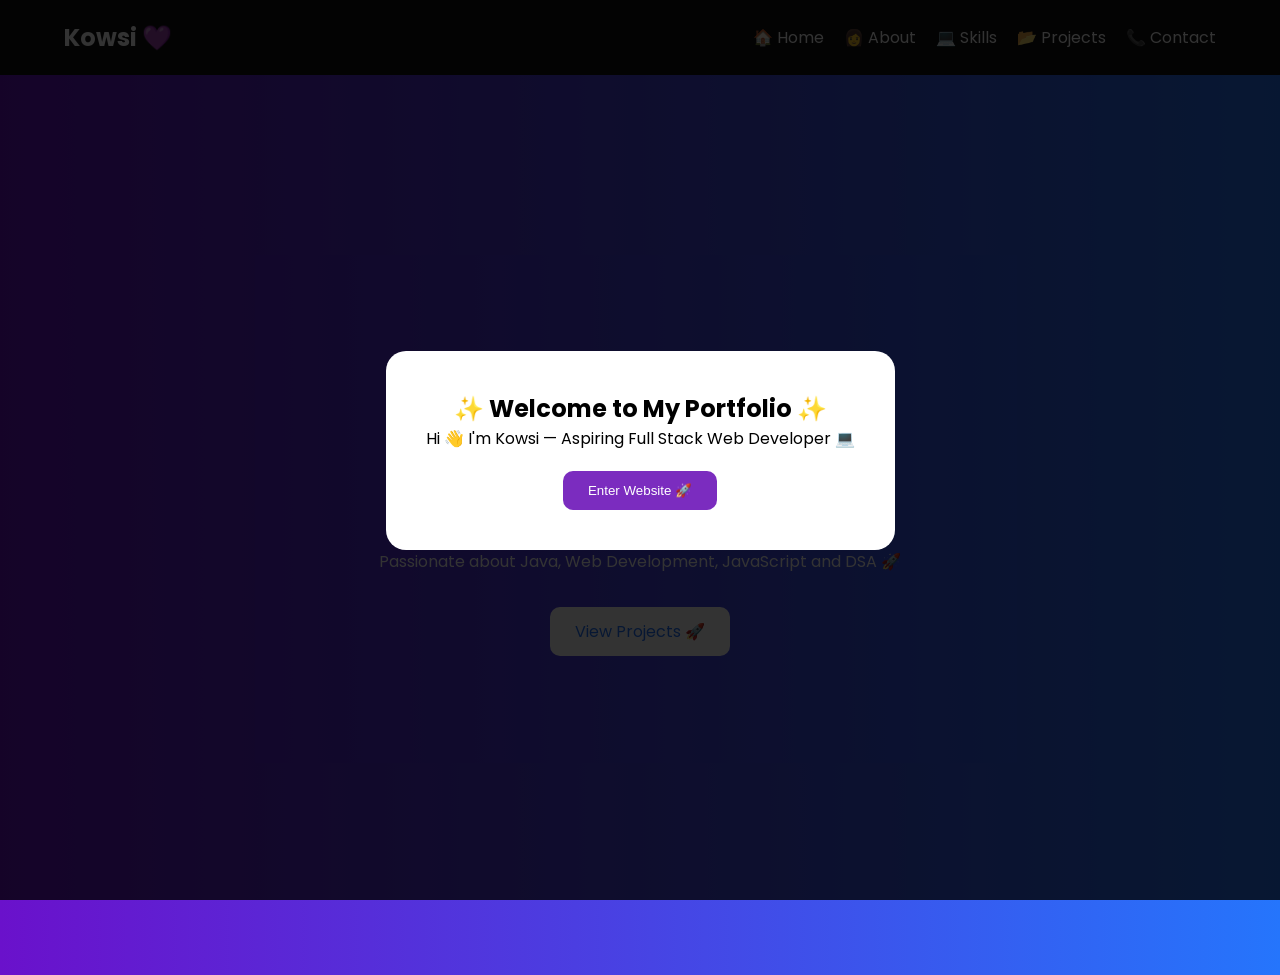
<file: index.html>
<!DOCTYPE html>
<html lang="en">

<head>

  <meta charset="UTF-8">

  <meta name="viewport" content="width=device-width, initial-scale=1.0">

  <title>Home | Kowsi Portfolio</title>

  <link rel="stylesheet" href="style.css">

  <link rel="preconnect" href="https://fonts.googleapis.com">

  <link rel="preconnect" href="https://fonts.gstatic.com" crossorigin>

  <link href="https://fonts.googleapis.com/css2?family=Poppins:wght@300;400;500;600;700&display=swap" rel="stylesheet">

</head>

<body>

  <!-- Popup -->

  <div class="welcome-popup" id="popup">

    <div class="popup-content">

      <h2>✨ Welcome to My Portfolio ✨</h2>

      <p>
        Hi 👋 I'm Kowsi — Aspiring Full Stack Web Developer 💻
      </p>

      <button onclick="closePopup()">
        Enter Website 🚀
      </button>

    </div>

  </div>

  <!-- Navbar -->

  <header>

    <nav>

      <h2 class="logo">Kowsi 💜</h2>

      <ul class="nav-links">

        <li><a href="index.html">🏠 Home</a></li>

        <li><a href="about.html">👩 About</a></li>

        <li><a href="skills.html">💻 Skills</a></li>

        <li><a href="projects.html">📂 Projects</a></li>

        <li><a href="contact.html">📞 Contact</a></li>

      </ul>

    </nav>

  </header>

  <!-- Hero -->

  <section class="hero">

    <div class="hero-content">

      <h1>Hi, I'm Kowsi 👋</h1>

      <h3>Aspiring Full Stack Web Developer 💻</h3>

      <p>
        Passionate about Java, Web Development,
        JavaScript and DSA 🚀
      </p>

      <a href="projects.html" class="btn">
        View Projects 🚀
      </a>

    </div>

  </section>

  <script src="script.js"></script>

</body>

</html>
</file>
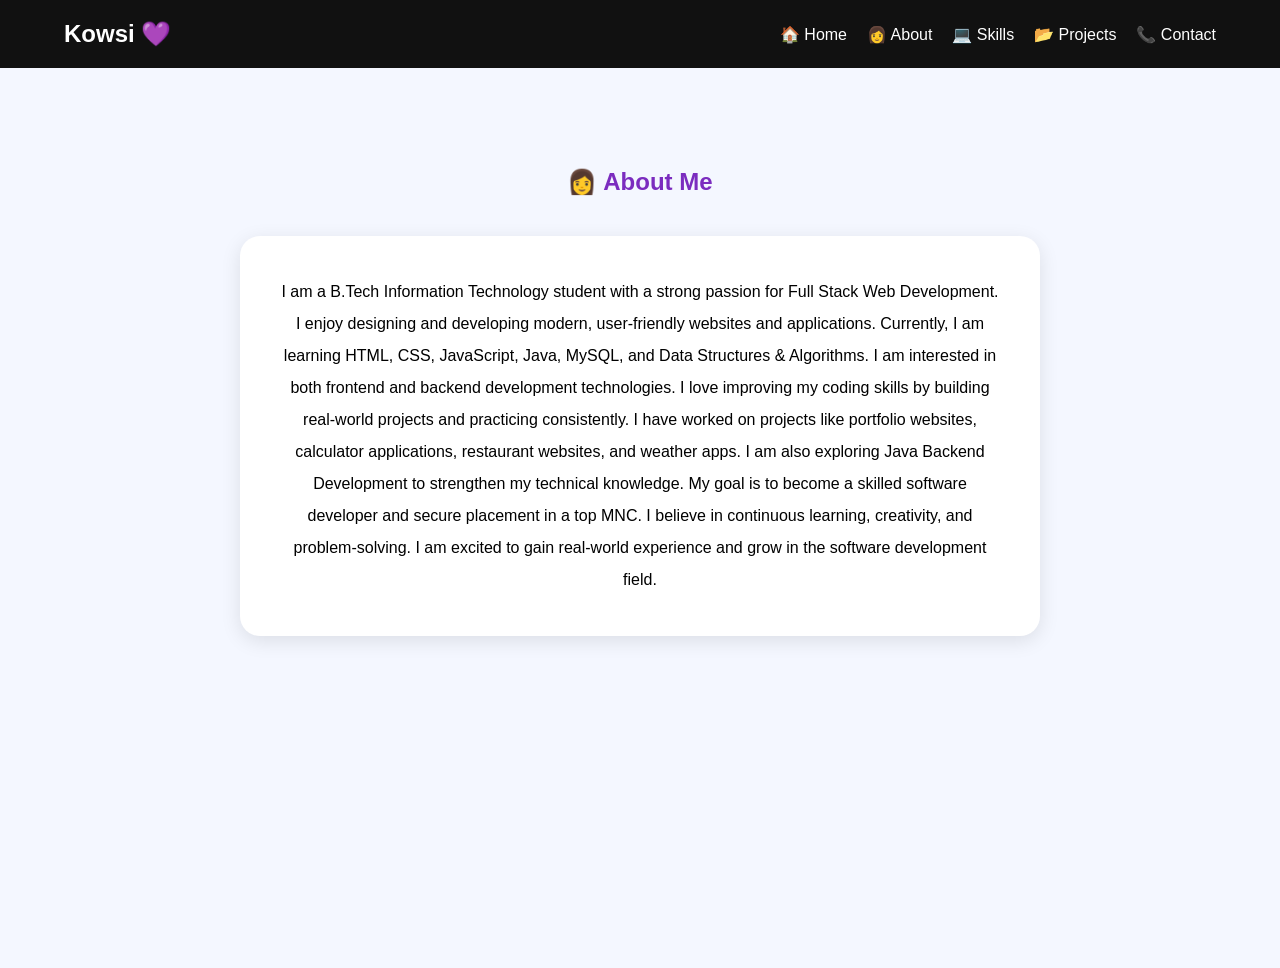
<file: about.html>
<!DOCTYPE html>
<html lang="en">

<head>

  <meta charset="UTF-8">

  <meta name="viewport" content="width=device-width, initial-scale=1.0">

  <title>About</title>

  <link rel="stylesheet" href="style.css">

</head>

<body>

<header>

<nav>

<h2 class="logo">Kowsi 💜</h2>

<ul class="nav-links">

<li><a href="index.html">🏠 Home</a></li>

<li><a href="about.html">👩 About</a></li>

<li><a href="skills.html">💻 Skills</a></li>

<li><a href="projects.html">📂 Projects</a></li>

<li><a href="contact.html">📞 Contact</a></li>

</ul>

</nav>

</header>

<section class="page-section">

<h1>👩 About Me</h1>

<div class="about-box">

<p>
I am a B.Tech Information Technology student with a strong passion for Full Stack Web Development.  
I enjoy designing and developing modern, user-friendly websites and applications.  
Currently, I am learning HTML, CSS, JavaScript, Java, MySQL, and Data Structures & Algorithms.  
I am interested in both frontend and backend development technologies.  
I love improving my coding skills by building real-world projects and practicing consistently.  
I have worked on projects like portfolio websites, calculator applications, restaurant websites, and weather apps.  
I am also exploring Java Backend Development to strengthen my technical knowledge.  
My goal is to become a skilled software developer and secure placement in a top MNC.  
I believe in continuous learning, creativity, and problem-solving.  
I am excited to gain real-world experience and grow in the software development field.

</p>


</div>

</section>

</body>

</html>
</file>
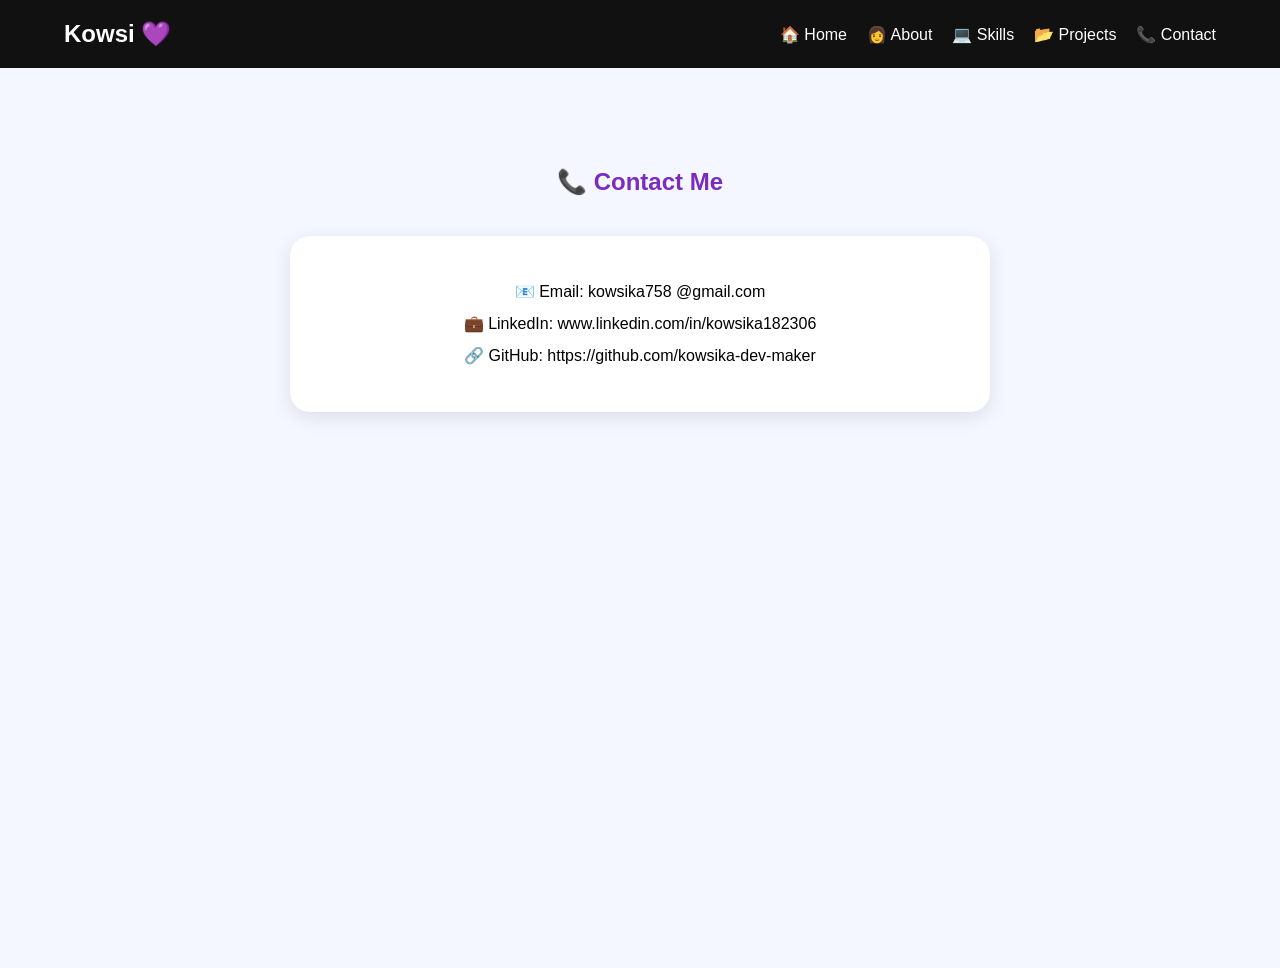
<file: contact.html>
<!DOCTYPE html>
<html lang="en">

<head>

<meta charset="UTF-8">

<meta name="viewport" content="width=device-width, initial-scale=1.0">

<title>Contact</title>

<link rel="stylesheet" href="style.css">

</head>

<body>

<header>

<nav>

<h2 class="logo">Kowsi 💜</h2>

<ul class="nav-links">

<li><a href="index.html">🏠 Home</a></li>

<li><a href="about.html">👩 About</a></li>

<li><a href="skills.html">💻 Skills</a></li>

<li><a href="projects.html">📂 Projects</a></li>

<li><a href="contact.html">📞 Contact</a></li>

</ul>

</nav>

</header>

<section class="page-section">

<h1>📞 Contact Me</h1>

<div class="contact-box">

<p>📧 Email: kowsika758
    @gmail.com</p>

<p>💼 LinkedIn: www.linkedin.com/in/kowsika182306</p>

<p>🔗 GitHub: https://github.com/kowsika-dev-maker</p>

</div>

</section>

</body>

</html>
</file>
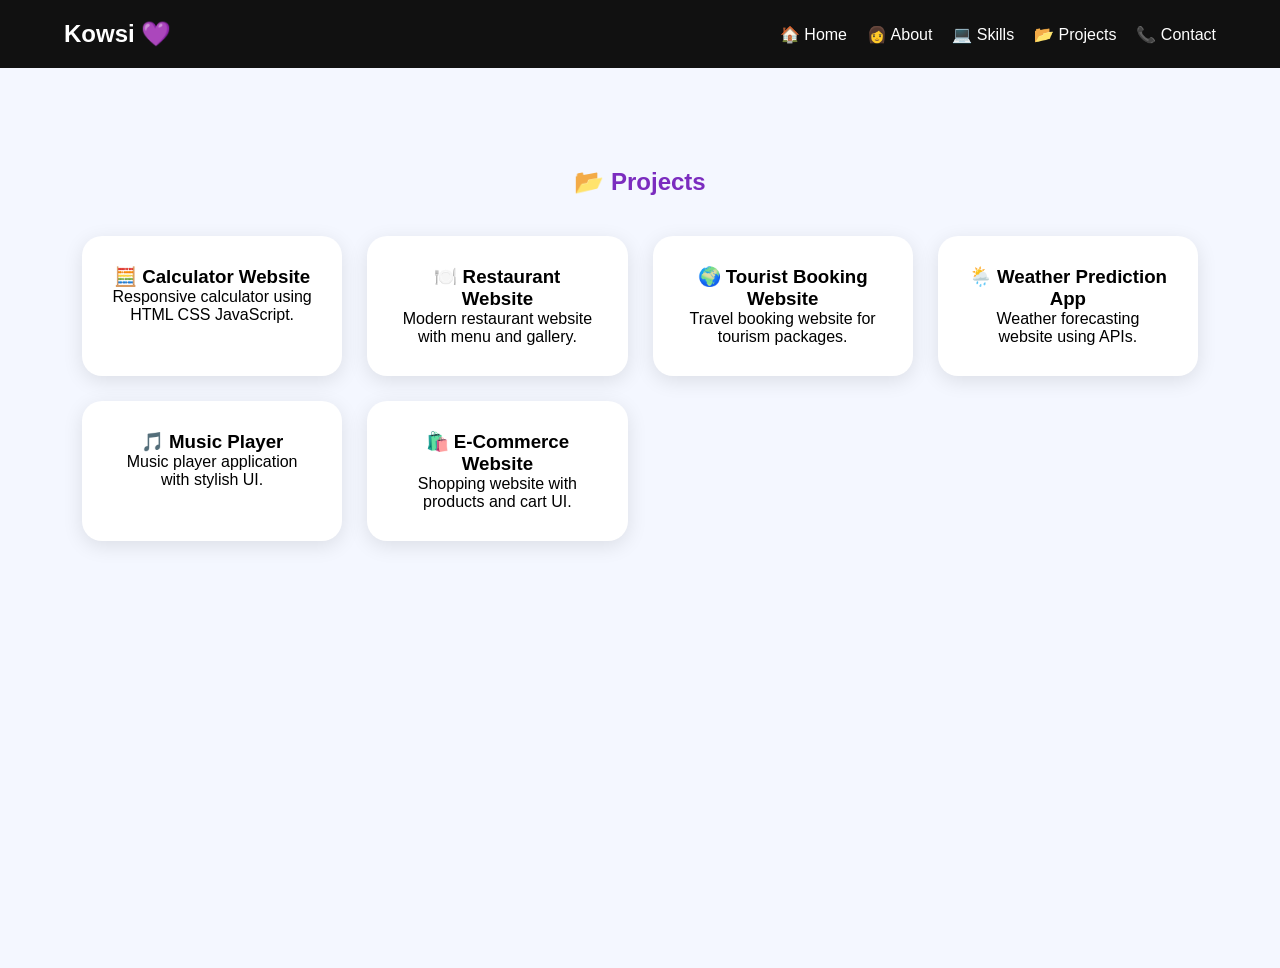
<file: projects.html>
<!DOCTYPE html>
<html lang="en">

<head>

<meta charset="UTF-8">

<meta name="viewport" content="width=device-width, initial-scale=1.0">

<title>Projects</title>

<link rel="stylesheet" href="style.css">

</head>

<body>

<header>

<nav>

<h2 class="logo">Kowsi 💜</h2>

<ul class="nav-links">

<li><a href="index.html">🏠 Home</a></li>

<li><a href="about.html">👩 About</a></li>

<li><a href="skills.html">💻 Skills</a></li>

<li><a href="projects.html">📂 Projects</a></li>

<li><a href="contact.html">📞 Contact</a></li>

</ul>

</nav>

</header>

<section class="page-section">

<h1>📂 Projects</h1>

<div class="project-grid">

<div class="project-card">
<h3>🧮 Calculator Website</h3>
<p>Responsive calculator using HTML CSS JavaScript.</p>
</div>

<div class="project-card">
<h3>🍽️ Restaurant Website</h3>
<p>Modern restaurant website with menu and gallery.</p>
</div>

<div class="project-card">
<h3>🌍 Tourist Booking Website</h3>
<p>Travel booking website for tourism packages.</p>
</div>

<div class="project-card">
<h3>🌦️ Weather Prediction App</h3>
<p>Weather forecasting website using APIs.</p>
</div>

<div class="project-card">
<h3>🎵 Music Player</h3>
<p>Music player application with stylish UI.</p>
</div>

<div class="project-card">
<h3>🛍️ E-Commerce Website</h3>
<p>Shopping website with products and cart UI.</p>
</div>

</div>

</section>

</body>

</html>
</file>
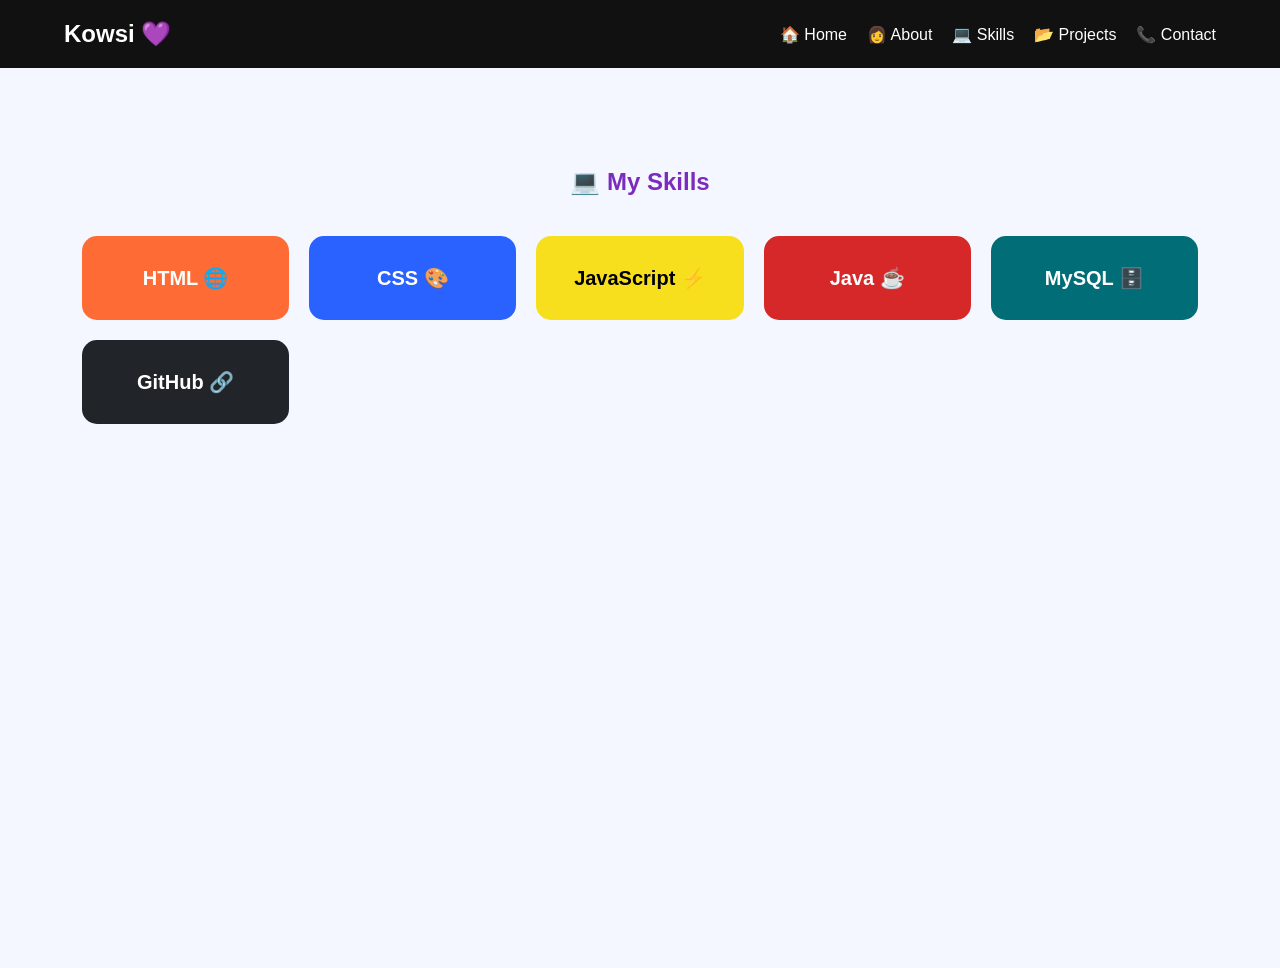
<file: skills.html>
<!DOCTYPE html>
<html lang="en">

<head>

<meta charset="UTF-8">

<meta name="viewport" content="width=device-width, initial-scale=1.0">

<title>Skills</title>

<link rel="stylesheet" href="style.css">

</head>

<body>

<header>

<nav>

<h2 class="logo">Kowsi 💜</h2>

<ul class="nav-links">

<li><a href="index.html">🏠 Home</a></li>

<li><a href="about.html">👩 About</a></li>

<li><a href="skills.html">💻 Skills</a></li>

<li><a href="projects.html">📂 Projects</a></li>

<li><a href="contact.html">📞 Contact</a></li>

</ul>

</nav>

</header>

<section class="page-section">

<h1>💻 My Skills</h1>

<div class="skills-grid">

<div class="skill-card html">HTML 🌐</div>

<div class="skill-card css">CSS 🎨</div>

<div class="skill-card js">JavaScript ⚡</div>

<div class="skill-card java">Java ☕</div>

<div class="skill-card mysql">MySQL 🗄️</div>

<div class="skill-card github">GitHub 🔗</div>

</div>

</section>

</body>

</html>
</file>
<file: style.css>
*{
  margin:0;
  padding:0;
  box-sizing:border-box;
}

body{
  font-family:'Poppins',sans-serif;
  background:#f4f7ff;
}

/* Popup */

.welcome-popup{
  position:fixed;
  width:100%;
  height:100vh;
  background:rgba(0,0,0,0.8);

  display:flex;
  justify-content:center;
  align-items:center;

  z-index:1000;
}

.popup-content{
  background:white;
  padding:40px;
  border-radius:20px;
  text-align:center;
}

.popup-content button{
  margin-top:20px;
  padding:12px 25px;

  border:none;
  background:#7b2cbf;

  color:white;
  border-radius:10px;

  cursor:pointer;
}

/* Navbar */

header{
  background:#111;
}

nav{
  width:90%;
  margin:auto;

  display:flex;
  justify-content:space-between;
  align-items:center;

  padding:20px 0;
}

.logo{
  color:white;
}

.nav-links{
  display:flex;
  gap:20px;
  list-style:none;
}

.nav-links a{
  color:white;
  text-decoration:none;
}

.nav-links a:hover{
  color:#00e5ff;
}

/* Hero */

.hero{
  min-height:100vh;

  display:flex;
  justify-content:center;
  align-items:center;

  text-align:center;

  background:linear-gradient(to right,#6a11cb,#2575fc);

  color:white;
}

.hero-content h1{
  font-size:60px;
}

.hero-content h3{
  margin-top:15px;
}

.hero-content p{
  margin-top:20px;
  line-height:1.8;
}

.btn{
  display:inline-block;

  margin-top:30px;
  padding:12px 25px;

  background:white;
  color:#2575fc;

  border-radius:10px;
  text-decoration:none;
}

/* Pages */

.page-section{
  min-height:100vh;

  padding:100px 20px;

  text-align:center;
}

.page-section h1{
  margin-bottom:40px;
  color:#7b2cbf;
}

/* About */

.about-box{
  background:white;

  max-width:800px;
  margin:auto;

  padding:40px;

  border-radius:20px;

  line-height:2;

  box-shadow:0 5px 20px rgba(0,0,0,0.1);
}

/* Skills */

.skills-grid{
  display:grid;

  grid-template-columns:repeat(auto-fit,minmax(200px,1fr));

  gap:20px;

  width:90%;
  margin:auto;
}

.skill-card{
  padding:30px;

  color:white;
  font-weight:bold;

  border-radius:15px;

  font-size:20px;
}

.html{
  background:#ff6b35;
}

.css{
  background:#2962ff;
}

.js{
  background:#f7df1e;
  color:black;
}

.java{
  background:#d62828;
}

.mysql{
  background:#006d77;
}

.github{
  background:#212529;
}

/* Projects */

.project-grid{
  display:grid;

  grid-template-columns:repeat(auto-fit,minmax(250px,1fr));

  gap:25px;

  width:90%;
  margin:auto;
}

.project-card{
  background:white;

  padding:30px;

  border-radius:20px;

  box-shadow:0 5px 20px rgba(0,0,0,0.1);
}

/* Contact */

.contact-box{
  background:white;

  max-width:700px;
  margin:auto;

  padding:40px;

  border-radius:20px;

  line-height:2;

  box-shadow:0 5px 20px rgba(0,0,0,0.1);
}

/* Responsive */

@media(max-width:768px){

  nav{
    flex-direction:column;
  }

  .nav-links{
    flex-wrap:wrap;
    justify-content:center;
    margin-top:15px;
  }

  .hero-content h1{
    font-size:40px;
  }

}
</file>
